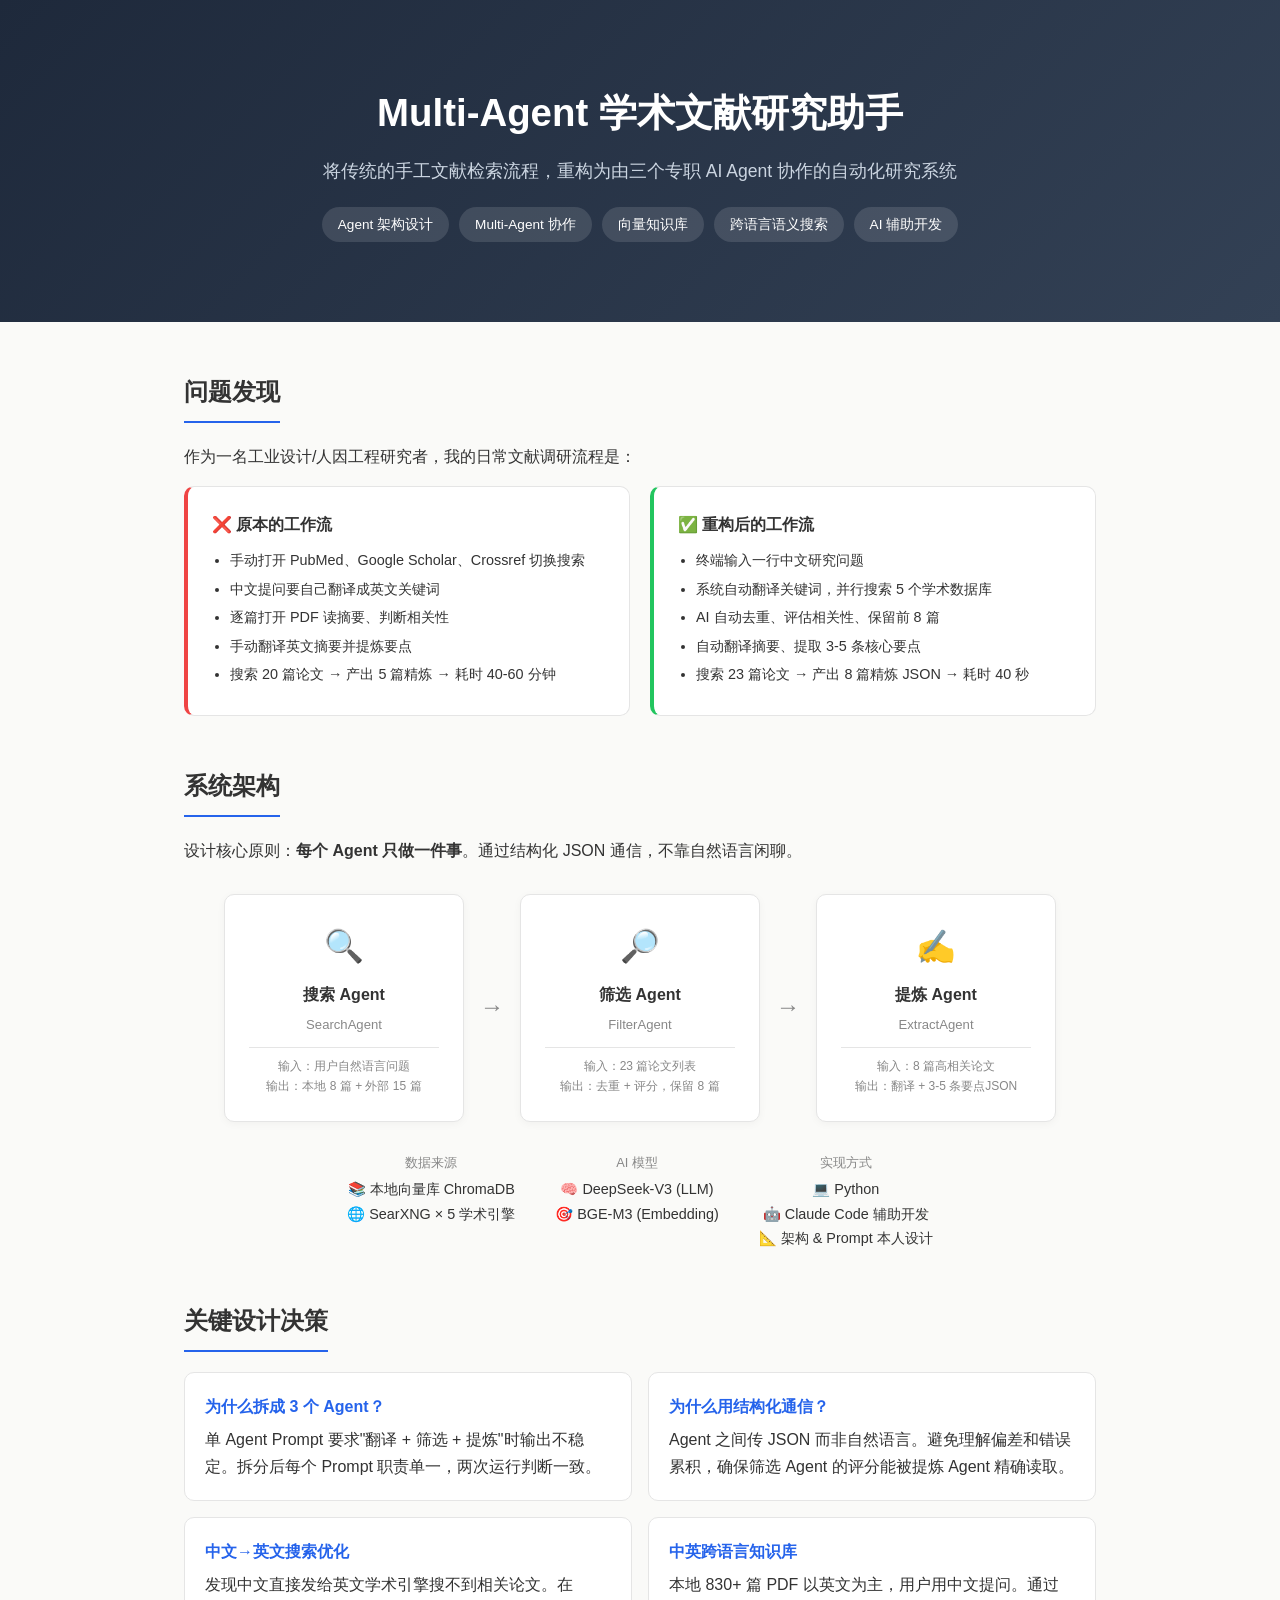
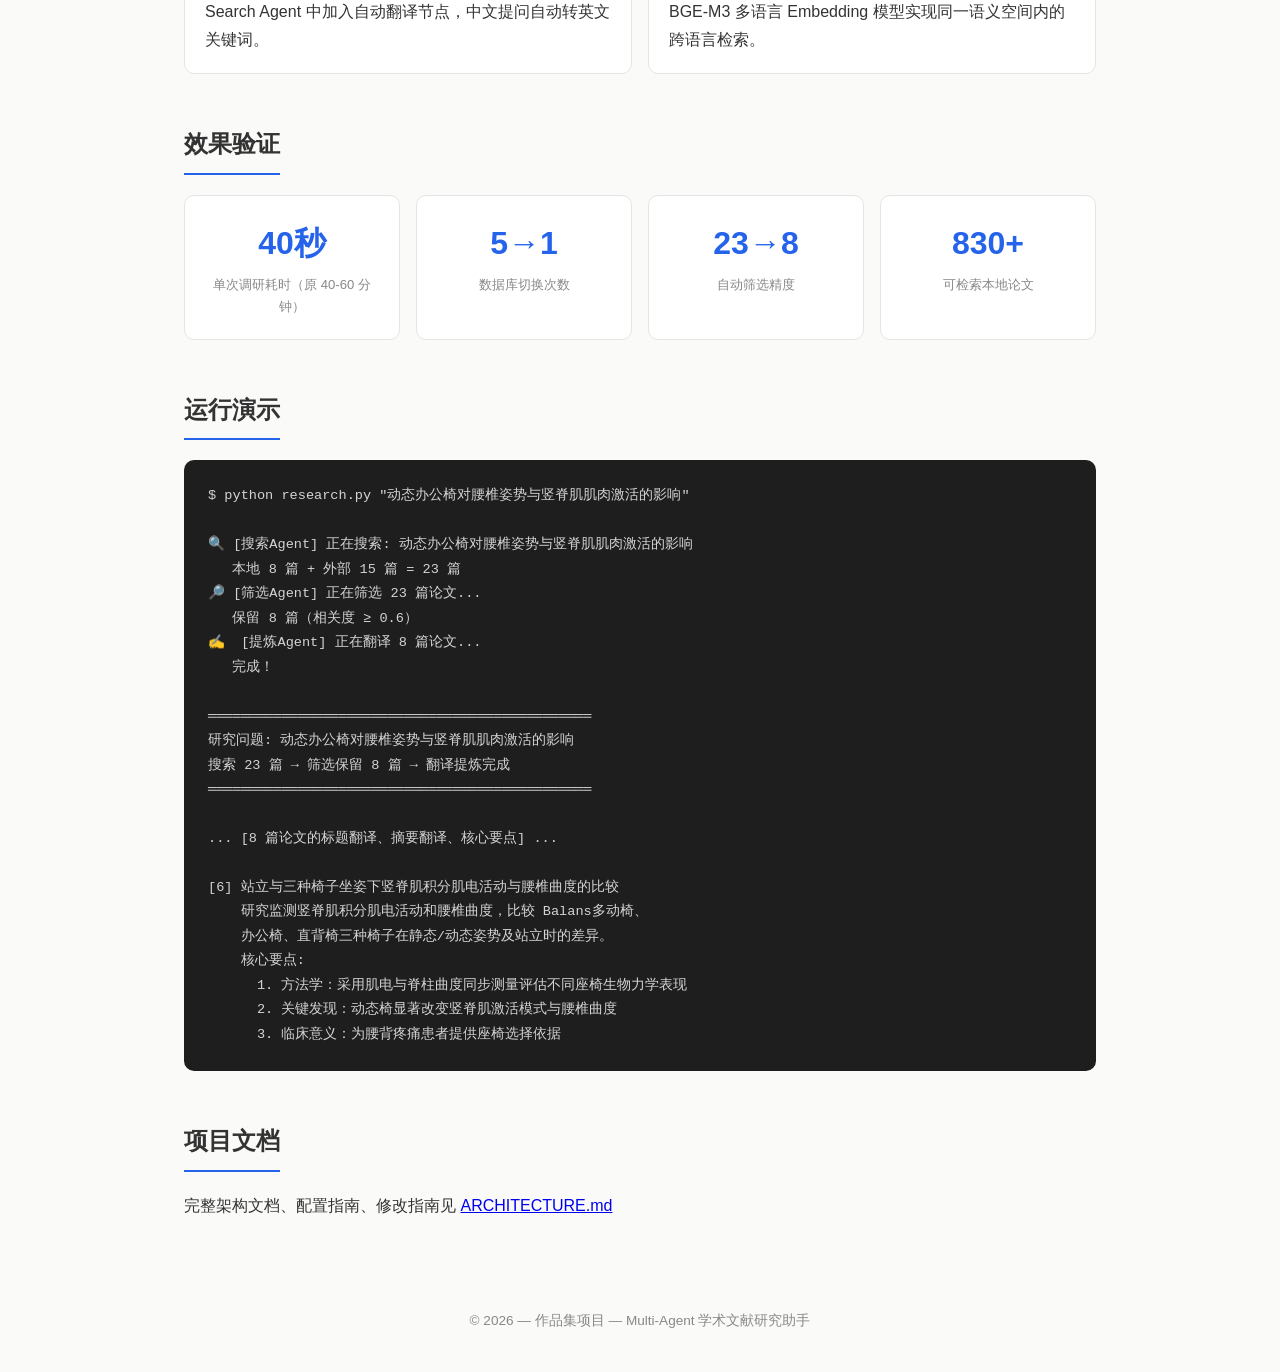
<file: agent-learning/portfolio.html>
<!DOCTYPE html>
<html lang="zh-CN">
<head>
<meta charset="UTF-8">
<meta name="viewport" content="width=device-width, initial-scale=1.0">
<title>Multi-Agent 学术文献研究助手 — 作品集</title>
<style>
  :root { --bg: #fafaf8; --card: #fff; --text: #333; --muted: #888;
          --accent: #2563eb; --border: #e5e5e5; --radius: 10px; }
  * { margin:0; padding:0; box-sizing:border-box; }
  body { font-family: -apple-system, "Segoe UI", sans-serif; background:var(--bg); color:var(--text); line-height:1.7; }
  .hero { background: linear-gradient(135deg, #1e293b 0%, #334155 100%); color:#fff; padding:80px 40px; text-align:center; }
  .hero h1 { font-size:2.4em; margin-bottom:12px; }
  .hero p { font-size:1.1em; color:#cbd5e1; max-width:640px; margin:0 auto; }
  .hero .tags { margin-top:20px; display:flex; gap:10px; justify-content:center; flex-wrap:wrap; }
  .hero .tag { background:rgba(255,255,255,0.12); padding:6px 16px; border-radius:20px; font-size:0.85em; }
  section { max-width:960px; margin:50px auto; padding:0 24px; }
  h2 { font-size:1.5em; margin-bottom:20px; padding-bottom:8px; border-bottom:2px solid var(--accent); display:inline-block; }
  h3 { font-size:1.1em; margin:20px 0 10px; }

  .pipeline { display:flex; gap:16px; align-items:center; justify-content:center; flex-wrap:wrap; margin:30px 0; }
  .agent-card { background:var(--card); border:1px solid var(--border); border-radius:var(--radius); padding:24px; width:240px; text-align:center; box-shadow:0 2px 8px rgba(0,0,0,0.04); }
  .agent-card .icon { font-size:2em; margin-bottom:8px; }
  .agent-card .name { font-weight:700; margin-bottom:6px; }
  .agent-card .role { font-size:0.82em; color:var(--muted); }
  .arrow { font-size:1.5em; color:var(--muted); }
  .agent-card .io { font-size:0.75em; color:var(--muted); margin-top:10px; border-top:1px solid var(--border); padding-top:8px; }

  .compare { display:grid; grid-template-columns:1fr 1fr; gap:20px; }
  .compare .col { background:var(--card); border:1px solid var(--border); border-radius:var(--radius); padding:24px; }
  .compare .col.old { border-left:4px solid #ef4444; }
  .compare .col.new { border-left:4px solid #22c55e; }
  .compare h4 { margin-bottom:10px; }
  .compare ul { margin-left:18px; font-size:0.9em; }
  .compare li { margin-bottom:4px; }

  .metrics { display:grid; grid-template-columns:repeat(4,1fr); gap:16px; }
  .metric { background:var(--card); border:1px solid var(--border); border-radius:var(--radius); padding:20px; text-align:center; }
  .metric .num { font-size:2em; font-weight:700; color:var(--accent); }
  .metric .label { font-size:0.82em; color:var(--muted); margin-top:4px; }

  .demo-block { background:#1e1e1e; color:#d4d4d4; border-radius:var(--radius); padding:24px; font-family:"Fira Code","Consolas",monospace; font-size:0.85em; line-height:1.8; overflow-x:auto; white-space:pre; }

  .insight-row { display:grid; grid-template-columns:1fr 1fr; gap:16px; }
  .insight-card { background:var(--card); border:1px solid var(--border); border-radius:var(--radius); padding:20px; }
  .insight-card .title { font-weight:700; margin-bottom:6px; color:var(--accent); }

  footer { text-align:center; padding:40px; color:var(--muted); font-size:0.85em; }
  @media (max-width:768px) { .compare, .metrics, .insight-row { grid-template-columns:1fr; } .pipeline { flex-direction:column; } .arrow { transform:rotate(90deg); } }
</style>
</head>
<body>

<div class="hero">
  <h1>Multi-Agent 学术文献研究助手</h1>
  <p>将传统的手工文献检索流程，重构为由三个专职 AI Agent 协作的自动化研究系统</p>
  <div class="tags">
    <span class="tag">Agent 架构设计</span>
    <span class="tag">Multi-Agent 协作</span>
    <span class="tag">向量知识库</span>
    <span class="tag">跨语言语义搜索</span>
    <span class="tag">AI 辅助开发</span>
  </div>
</div>

<section>
  <h2>问题发现</h2>
  <p>作为一名工业设计/人因工程研究者，我的日常文献调研流程是：</p>
  <div class="compare" style="margin-top:16px;">
    <div class="col old">
      <h4>❌ 原本的工作流</h4>
      <ul>
        <li>手动打开 PubMed、Google Scholar、Crossref 切换搜索</li>
        <li>中文提问要自己翻译成英文关键词</li>
        <li>逐篇打开 PDF 读摘要、判断相关性</li>
        <li>手动翻译英文摘要并提炼要点</li>
        <li>搜索 20 篇论文 → 产出 5 篇精炼 → 耗时 40-60 分钟</li>
      </ul>
    </div>
    <div class="col new">
      <h4>✅ 重构后的工作流</h4>
      <ul>
        <li>终端输入一行中文研究问题</li>
        <li>系统自动翻译关键词，并行搜索 5 个学术数据库</li>
        <li>AI 自动去重、评估相关性、保留前 8 篇</li>
        <li>自动翻译摘要、提取 3-5 条核心要点</li>
        <li>搜索 23 篇论文 → 产出 8 篇精炼 JSON → 耗时 40 秒</li>
      </ul>
    </div>
  </div>
</section>

<section>
  <h2>系统架构</h2>
  <p>设计核心原则：<strong>每个 Agent 只做一件事</strong>。通过结构化 JSON 通信，不靠自然语言闲聊。</p>

  <div class="pipeline">
    <div class="agent-card">
      <div class="icon">🔍</div>
      <div class="name">搜索 Agent</div>
      <div class="role">SearchAgent</div>
      <div class="io">输入：用户自然语言问题<br>输出：本地 8 篇 + 外部 15 篇</div>
    </div>
    <div class="arrow">→</div>
    <div class="agent-card">
      <div class="icon">🔎</div>
      <div class="name">筛选 Agent</div>
      <div class="role">FilterAgent</div>
      <div class="io">输入：23 篇论文列表<br>输出：去重 + 评分，保留 8 篇</div>
    </div>
    <div class="arrow">→</div>
    <div class="agent-card">
      <div class="icon">✍️</div>
      <div class="name">提炼 Agent</div>
      <div class="role">ExtractAgent</div>
      <div class="io">输入：8 篇高相关论文<br>输出：翻译 + 3-5 条要点JSON</div>
    </div>
  </div>

  <div style="display:flex;justify-content:center;gap:40px;margin-top:20px;flex-wrap:wrap;">
    <div style="text-align:center;">
      <div style="color:var(--muted);font-size:0.8em;margin-bottom:4px;">数据来源</div>
      <div style="font-size:0.9em;">📚 本地向量库 ChromaDB<br>🌐 SearXNG × 5 学术引擎</div>
    </div>
    <div style="text-align:center;">
      <div style="color:var(--muted);font-size:0.8em;margin-bottom:4px;">AI 模型</div>
      <div style="font-size:0.9em;">🧠 DeepSeek-V3 (LLM)<br>🎯 BGE-M3 (Embedding)</div>
    </div>
    <div style="text-align:center;">
      <div style="color:var(--muted);font-size:0.8em;margin-bottom:4px;">实现方式</div>
      <div style="font-size:0.9em;">💻 Python<br>🤖 Claude Code 辅助开发<br>📐 架构 & Prompt 本人设计</div>
    </div>
  </div>
</section>

<section>
  <h2>关键设计决策</h2>
  <div class="insight-row">
    <div class="insight-card">
      <div class="title">为什么拆成 3 个 Agent？</div>
      <p>单 Agent Prompt 要求"翻译 + 筛选 + 提炼"时输出不稳定。拆分后每个 Prompt 职责单一，两次运行判断一致。</p>
    </div>
    <div class="insight-card">
      <div class="title">为什么用结构化通信？</div>
      <p>Agent 之间传 JSON 而非自然语言。避免理解偏差和错误累积，确保筛选 Agent 的评分能被提炼 Agent 精确读取。</p>
    </div>
    <div class="insight-card">
      <div class="title">中文→英文搜索优化</div>
      <p>发现中文直接发给英文学术引擎搜不到相关论文。在 Search Agent 中加入自动翻译节点，中文提问自动转英文关键词。</p>
    </div>
    <div class="insight-card">
      <div class="title">中英跨语言知识库</div>
      <p>本地 830+ 篇 PDF 以英文为主，用户用中文提问。通过 BGE-M3 多语言 Embedding 模型实现同一语义空间内的跨语言检索。</p>
    </div>
  </div>
</section>

<section>
  <h2>效果验证</h2>
  <div class="metrics">
    <div class="metric"><div class="num">40秒</div><div class="label">单次调研耗时（原 40-60 分钟）</div></div>
    <div class="metric"><div class="num">5→1</div><div class="label">数据库切换次数</div></div>
    <div class="metric"><div class="num">23→8</div><div class="label">自动筛选精度</div></div>
    <div class="metric"><div class="num">830+</div><div class="label">可检索本地论文</div></div>
  </div>
</section>

<section>
  <h2>运行演示</h2>
  <div class="demo-block">$ python research.py "动态办公椅对腰椎姿势与竖脊肌肌肉激活的影响"

🔍 [搜索Agent] 正在搜索: 动态办公椅对腰椎姿势与竖脊肌肌肉激活的影响
   本地 8 篇 + 外部 15 篇 = 23 篇
🔎 [筛选Agent] 正在筛选 23 篇论文...
   保留 8 篇（相关度 ≥ 0.6）
✍️  [提炼Agent] 正在翻译 8 篇论文...
   完成！

═══════════════════════════════════════════════
研究问题: 动态办公椅对腰椎姿势与竖脊肌肌肉激活的影响
搜索 23 篇 → 筛选保留 8 篇 → 翻译提炼完成
═══════════════════════════════════════════════

... [8 篇论文的标题翻译、摘要翻译、核心要点] ...

[6] 站立与三种椅子坐姿下竖脊肌积分肌电活动与腰椎曲度的比较
    研究监测竖脊肌积分肌电活动和腰椎曲度，比较 Balans多动椅、
    办公椅、直背椅三种椅子在静态/动态姿势及站立时的差异。
    核心要点:
      1. 方法学：采用肌电与脊柱曲度同步测量评估不同座椅生物力学表现
      2. 关键发现：动态椅显著改变竖脊肌激活模式与腰椎曲度
      3. 临床意义：为腰背疼痛患者提供座椅选择依据</div>
</section>

<section>
  <h2>项目文档</h2>
  <p>完整架构文档、配置指南、修改指南见
  <a href="ARCHITECTURE.md">ARCHITECTURE.md</a></p>
</section>

<footer>
  &copy; 2026 — 作品集项目 — Multi-Agent 学术文献研究助手
</footer>

</body>
</html>
</file>
